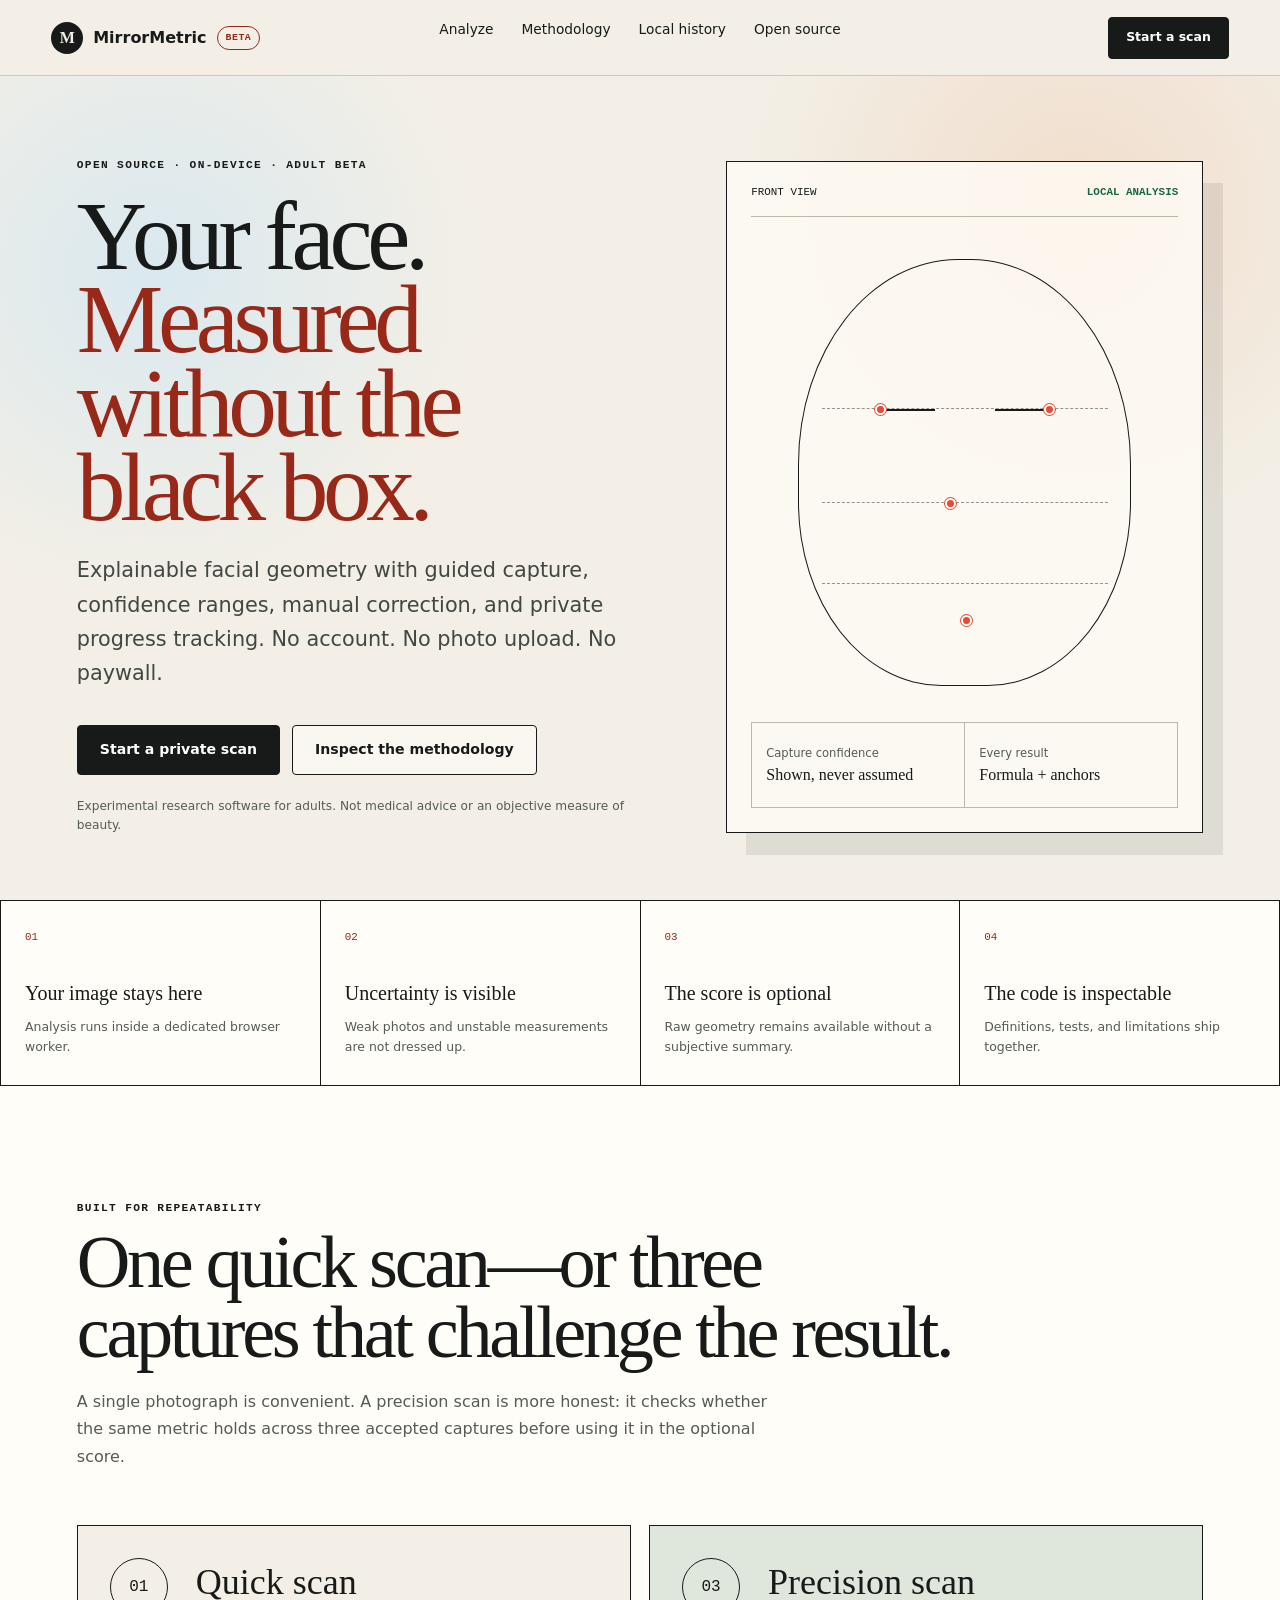
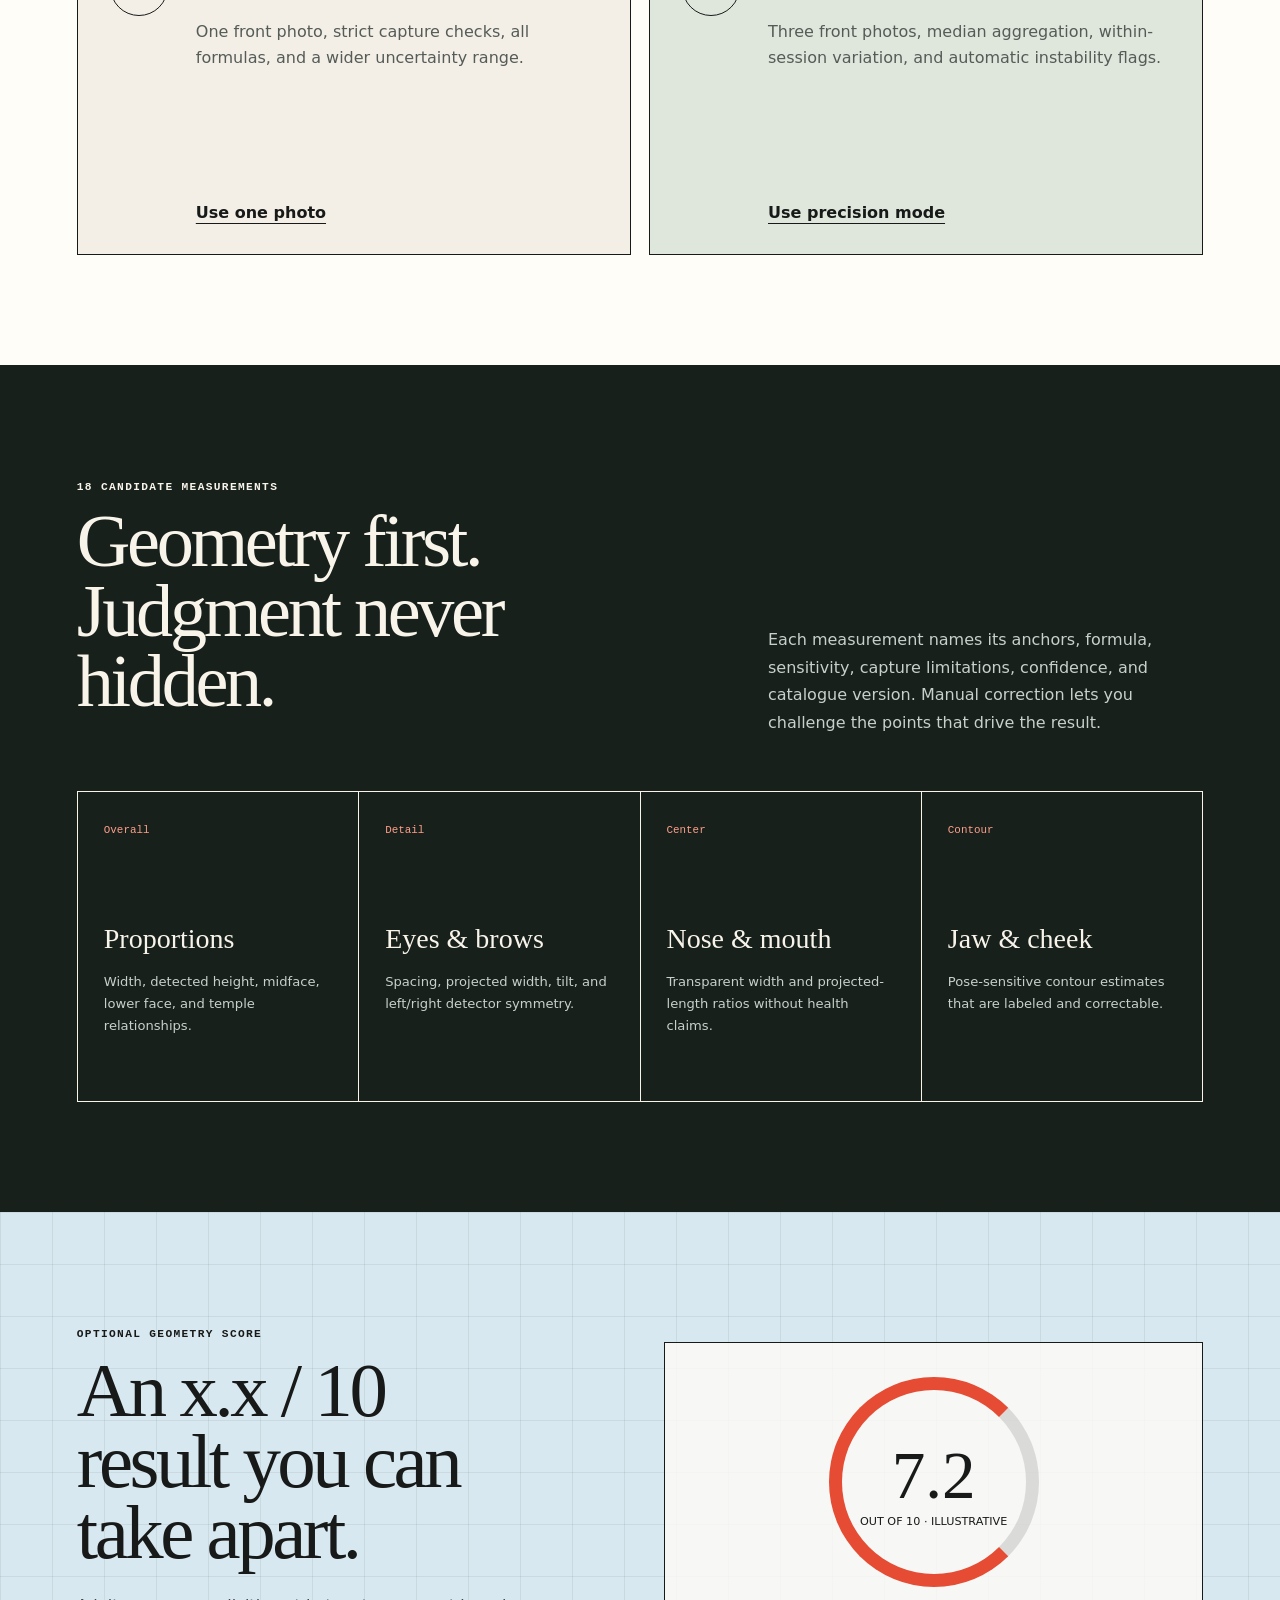
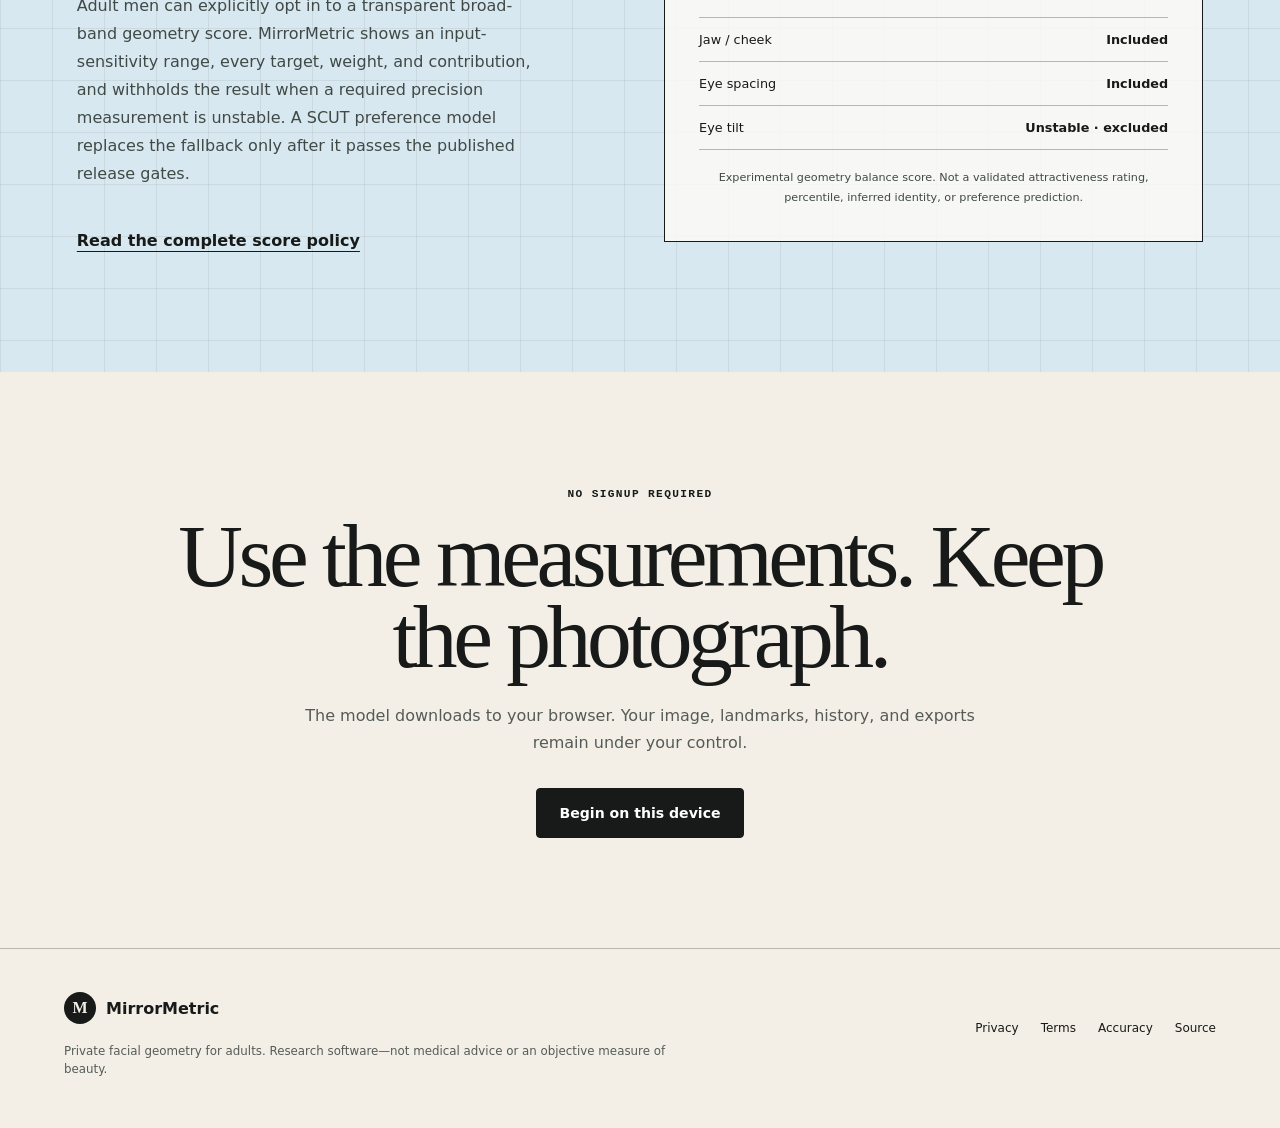
<file: index.html>
<!doctype html>
<html lang="en">
  <head>
    <meta charset="UTF-8" />
    <meta http-equiv="Content-Security-Policy" content="default-src 'self'; script-src 'self' 'wasm-unsafe-eval'; style-src 'self'; img-src 'self' blob: data:; media-src 'self' blob:; font-src 'self'; connect-src 'self'; worker-src 'self' blob:; object-src 'none'; base-uri 'none'; form-action 'self'; upgrade-insecure-requests" />
    <meta name="viewport" content="width=device-width, initial-scale=1.0" />
    <meta name="robots" content="index,follow,max-image-preview:large" />
    <meta
      name="description"
      content="Private, transparent adult facial measurements with visible formulas, uncertainty, and no photo uploads."
    />
    <link rel="canonical" href="https://rishixgamer.github.io/" />
    <link rel="manifest" href="/manifest.webmanifest" />
    <meta name="theme-color" content="#f4f0e8" />
    <meta property="og:type" content="website" />
    <meta property="og:site_name" content="MirrorMetric" />
    <meta property="og:title" content="MirrorMetric — measurement without the black box" />
    <meta
      property="og:description"
      content="Experimental adult facial measurements that run on-device, show their formulas, and put raw geometry before subjective scores."
    />
    <meta property="og:url" content="https://rishixgamer.github.io/" />
    <meta property="og:image" content="https://rishixgamer.github.io/og.png" />
    <meta property="og:image:width" content="1200" />
    <meta property="og:image:height" content="630" />
    <meta property="og:image:alt" content="MirrorMetric evidence-first facial measurement beta" />
    <meta name="twitter:card" content="summary_large_image" />
    <meta name="twitter:title" content="MirrorMetric — measurement without the black box" />
    <meta
      name="twitter:description"
      content="Private, transparent adult facial measurements in your browser."
    />
    <meta name="twitter:image" content="https://rishixgamer.github.io/og.png" />
    <script type="application/ld+json">
      {
        "@context": "https://schema.org",
        "@type": "SoftwareApplication",
        "name": "MirrorMetric",
        "applicationCategory": "LifestyleApplication",
        "operatingSystem": "Any modern web browser",
        "isAccessibleForFree": true,
        "softwareVersion": "1.0.0-beta.1",
        "license": "https://opensource.org/license/mit",
        "codeRepository": "https://github.com/rishixgamer/mirrormetric",
        "description": "Experimental adult facial measurements with visible formulas, uncertainty, correction, and on-device processing.",
        "offers": {
          "@type": "Offer",
          "price": "0",
          "priceCurrency": "USD"
        }
      }
    </script>
    <title>MirrorMetric — private, transparent facial measurements</title>
    <script type="module" crossorigin src="/assets/index-BtpjKzXd.js"></script>
    <link rel="stylesheet" crossorigin href="/assets/index-Y2Lw1l8g.css">
  </head>
  <body>
    <div id="root"></div>
  </body>
</html>
</file>
<file: assets/index-Y2Lw1l8g.css>
:root{color:#171a18;font-synthesis:none;text-rendering:optimizelegibility;--ink:#171a18;--muted:#555b57;--paper:#f3efe6;--panel:#fffdf7;--line:#bcb7ab;--accent:#e64b34;--accent-dark:#982817;--green:#176747;--blue:#d8e8f0;--sage:#dfe7dc;--yellow:#f1cf66;--danger:#8e2114;--focus:#005fcc;background:#f3efe6;font-family:Avenir Next,Segoe UI,system-ui,sans-serif}*{box-sizing:border-box}html{scroll-behavior:smooth}body{background:var(--paper);min-width:320px;min-height:100vh;margin:0}body,button,input,select{font:inherit}button,select,input{color:inherit}button,summary,select,input[type=checkbox]{cursor:pointer}img{max-width:100%}a{color:inherit}:focus-visible{outline:3px solid var(--focus);outline-offset:3px}main:focus{outline:0}.sr-only{clip:rect(0, 0, 0, 0);white-space:nowrap;border:0;width:1px;height:1px;margin:-1px;padding:0;position:absolute;overflow:hidden}.skip-link{z-index:1000;color:#fff;background:var(--ink);padding:12px 16px;position:fixed;top:10px;left:12px;transform:translateY(-160%)}.skip-link:focus{transform:translateY(0)}.site-header{z-index:50;-webkit-backdrop-filter:blur(18px);backdrop-filter:blur(18px);background:#f3efe6f0;border-bottom:1px solid #171a182e;grid-template-columns:1fr auto 1fr;align-items:center;min-height:76px;padding:0 4vw;display:grid;position:sticky;top:0}.brand{align-items:center;gap:10px;width:max-content;min-height:44px;font-weight:750;text-decoration:none;display:inline-flex}.brand-mark{width:32px;height:32px;color:var(--paper);background:var(--ink);border-radius:50%;place-items:center;font-family:Georgia,Times New Roman,serif;display:grid}.beta-badge,.status-pill{letter-spacing:.05em;text-transform:uppercase;border:1px solid;border-radius:999px;align-items:center;min-height:24px;padding:4px 8px;font-family:ui-monospace,SFMono-Regular,Consolas,monospace;font-size:.62rem;font-weight:600;line-height:1;display:inline-flex}.beta-badge{color:var(--accent-dark)}.desktop-nav{align-items:center;gap:28px;font-size:.86rem;display:flex}.desktop-nav a,.site-footer nav a{min-height:34px;text-decoration:none}.desktop-nav a:hover,.site-footer nav a:hover{text-underline-offset:5px;text-decoration:underline}.site-header>.button{justify-self:end}.mobile-nav{display:none}.button{border:1px solid var(--ink);text-align:center;background:0 0;border-radius:4px;justify-content:center;align-items:center;min-width:44px;min-height:50px;padding:0 22px;font-size:.88rem;font-weight:750;line-height:1.15;text-decoration:none;display:inline-flex}.button:hover:not(:disabled){transform:translateY(-1px)}.button:disabled,.button-disabled{cursor:not-allowed;opacity:.42}.button-small{min-height:42px;padding:0 17px;font-size:.78rem}.button-large{min-height:58px;padding:0 28px}.button-primary{color:#fff;border-color:var(--ink);background:var(--ink)}.button-primary:hover:not(:disabled),.button-dark:hover:not(:disabled){border-color:var(--accent-dark);background:var(--accent-dark)}.button-dark{color:#fff;background:var(--ink)}.button-outline,.button-quiet{background:#fffdf78f}.button-danger{color:#fff;border-color:var(--danger);background:var(--danger)}.button-row{flex-wrap:wrap;gap:12px;display:flex}.text-button{text-underline-offset:4px;background:0 0;border:0;min-width:44px;min-height:36px;padding:4px;text-decoration:underline}.danger-text{color:var(--danger)}.eyebrow,.step-kicker{letter-spacing:.12em;text-transform:uppercase;font-family:ui-monospace,SFMono-Regular,Consolas,monospace;font-size:.7rem;font-weight:700}.home-hero{background:radial-gradient(circle at 12% 24%, #d8e8f0f2, transparent 25%), radial-gradient(circle at 84% 16%, #efc8ac73, transparent 26%), var(--paper);grid-template-columns:1.08fr .92fr;align-items:center;gap:7vw;min-height:calc(100vh - 76px);padding:8vh 6vw 6vh;display:grid}.hero-copy-block{max-width:860px}.hero-copy-block h1,.page-hero h1,.results-hero h1,.legal-page h1,.empty-page h1{letter-spacing:-.055em;margin:24px 0;font-family:Georgia,Times New Roman,serif;font-size:clamp(4.3rem,7.6vw,8.1rem);font-weight:500;line-height:.86}.hero-copy-block h1 span{color:var(--accent-dark);display:block}.hero-lede,.page-hero>p,.results-hero>div>p,.legal-lede{color:#414743;max-width:710px;font-size:clamp(1.05rem,1.7vw,1.3rem);line-height:1.65}.hero-copy-block .button-row{margin-top:34px}.microcopy{max-width:620px;color:var(--muted);margin:22px 0 0;font-size:.76rem;line-height:1.6}.hero-instrument{border:1px solid var(--ink);background:#fffdf7c7;min-width:0;padding:24px;box-shadow:20px 22px #171a1817}.instrument-topline{border-bottom:1px solid var(--line);text-transform:uppercase;justify-content:space-between;padding-bottom:18px;font-family:ui-monospace,SFMono-Regular,Consolas,monospace;font-size:.68rem;display:flex}.instrument-topline strong{color:var(--green)}.face-plot{aspect-ratio:.78;width:min(360px,78%);margin:42px auto 36px;position:relative}.face-outline{border:1.5px solid var(--ink);border-radius:48% 48% 43% 43%;position:absolute;inset:0}.face-outline:before,.face-outline:after{border-top:2px solid var(--ink);content:"";width:17%;position:absolute;top:35%}.face-outline:before{left:24%}.face-outline:after{right:24%}.plot-line{border-top:1px dashed #171a1875;position:absolute;left:7%;right:7%}.line-eyes{top:35%}.line-mid{top:57%}.line-jaw{top:76%}.plot-dot{background:var(--accent);width:11px;height:11px;box-shadow:0 0 0 1px var(--accent);border:2px solid #fff;border-radius:50%;position:absolute}.dot-one{top:34%;left:23%}.dot-two{top:34%;right:23%}.dot-three{top:56%;left:44%}.dot-four{bottom:14%;left:49%}.instrument-metrics{border-top:1px solid var(--line);border-left:1px solid var(--line);grid-template-columns:1fr 1fr;display:grid}.instrument-metrics div{border-right:1px solid var(--line);border-bottom:1px solid var(--line);flex-direction:column;justify-content:center;gap:6px;min-height:85px;padding:14px;display:flex}.instrument-metrics span{color:var(--muted);font-size:.72rem}.instrument-metrics strong{font-family:Georgia,Times New Roman,serif;font-size:1rem;font-weight:500}.trust-ribbon{border-top:1px solid var(--ink);border-left:1px solid var(--ink);background:var(--panel);grid-template-columns:repeat(4,1fr);display:grid}.trust-ribbon article{border-right:1px solid var(--ink);border-bottom:1px solid var(--ink);min-height:185px;padding:24px}.trust-ribbon article>span,.pillar-grid article>span,.method-grid article>span,.open-grid article>span{color:var(--accent-dark);font-family:ui-monospace,SFMono-Regular,Consolas,monospace;font-size:.68rem}.trust-ribbon strong{margin-top:38px;font-family:Georgia,Times New Roman,serif;font-size:1.25rem;font-weight:500;display:block}.trust-ribbon p{color:var(--muted);margin-bottom:0;font-size:.78rem;line-height:1.55}.section{padding:110px 6vw}.section-paper{background:var(--panel)}.section-dark,.page-hero-dark{color:#f8f4ea;background:#18201c}.section-blue,.page-hero-blue{background:linear-gradient(#171a1812 1px, transparent 1px), linear-gradient(90deg, #171a1812 1px, transparent 1px), var(--blue);background-size:52px 52px}.section-intro{max-width:1080px;margin-bottom:55px}.section-intro h2,.correction-strip h2,.editor-heading h2,.history-unlock h2,.local-save-section h2{letter-spacing:-.045em;max-width:900px;margin:13px 0 20px;font-family:Georgia,Times New Roman,serif;font-size:clamp(3rem,5.8vw,6.2rem);font-weight:500;line-height:.94}.section-intro>p,.split-intro>p,.correction-strip p,.history-unlock>div>p,.local-save-section>div>p{max-width:720px;color:var(--muted);margin:0;line-height:1.72}.section-dark .section-intro>p,.section-dark .split-intro>p{color:#c7d0ca}.split-intro{grid-template-columns:1.15fr .85fr;align-items:end;gap:8vw;max-width:none;display:grid}.mode-showcase{grid-template-columns:1fr 1fr;gap:18px;display:grid}.mode-card{border:1px solid var(--ink);background:var(--paper);grid-template-columns:auto 1fr;gap:28px;min-height:330px;padding:32px;display:grid}.mode-card-featured{background:var(--sage)}.mode-number{border:1px solid var(--ink);border-radius:50%;place-items:center;width:58px;height:58px;font-family:ui-monospace,monospace;display:grid}.mode-card h3{margin:3px 0 16px;font-family:Georgia,Times New Roman,serif;font-size:2.25rem;font-weight:500}.mode-card p{max-width:460px;color:var(--muted);line-height:1.65}.mode-card a{text-underline-offset:5px;grid-column:2;align-self:end;font-weight:750}.pillar-grid,.profile-grid,.method-grid,.open-grid{border-top:1px solid;border-left:1px solid;grid-template-columns:repeat(4,1fr);display:grid}.pillar-grid article,.method-grid article,.open-grid article{border-bottom:1px solid;border-right:1px solid;min-height:310px;padding:26px}.pillar-grid article>span{color:#ff9e88}.pillar-grid h3,.method-grid h2,.open-grid h2{margin:86px 0 16px;font-family:Georgia,Times New Roman,serif;font-size:1.75rem;font-weight:500}.pillar-grid p,.method-grid p,.open-grid p{color:#c7d0ca;font-size:.82rem;line-height:1.65}.method-grid,.open-grid{background:var(--panel)}.method-grid p,.open-grid p{color:var(--muted)}.score-story{grid-template-columns:.92fr 1.08fr;align-items:center;gap:10vw;display:grid}.score-story h2{letter-spacing:-.045em;margin:15px 0 24px;font-family:Georgia,Times New Roman,serif;font-size:clamp(3.3rem,6vw,6.4rem);font-weight:500;line-height:.92}.score-story>div>p{color:#404946;line-height:1.75}.text-link{text-underline-offset:5px;align-items:center;min-height:44px;margin-top:14px;font-weight:750;display:inline-flex}.score-specimen{border:1px solid var(--ink);background:#fffdf7cc;padding:34px}.score-ring{border:13px solid var(--accent);border-right-color:#171a1821;border-radius:50%;flex-direction:column;justify-content:center;align-items:center;width:210px;height:210px;margin:0 auto 30px;display:flex}.score-ring strong{font-family:Georgia,Times New Roman,serif;font-size:4.2rem;font-weight:500}.score-ring span{text-transform:uppercase;font-size:.7rem}.score-specimen ul{border-top:1px solid var(--line);margin:0;padding:0;list-style:none}.score-specimen li{border-bottom:1px solid var(--line);justify-content:space-between;gap:16px;padding:14px 0;font-size:.8rem;display:flex}.score-specimen li strong{text-align:right}.score-specimen>p{color:var(--muted);text-align:center;margin:18px 0 0;font-size:.7rem}.final-cta{text-align:center}.final-cta h2{letter-spacing:-.05em;max-width:970px;margin:15px auto 24px;font-family:Georgia,Times New Roman,serif;font-size:clamp(3.6rem,7vw,7.4rem);font-weight:500;line-height:.9}.final-cta p{max-width:680px;color:var(--muted);margin:0 auto 32px;line-height:1.7}.page-hero{min-height:600px;padding:120px 7vw 90px}.page-hero h1{max-width:1120px;font-size:clamp(4rem,8vw,8.4rem)}.page-hero-dark>p{color:#d1d7d3}.page-hero-blue .button{margin-top:24px}.catalogue-group{margin-top:55px}.catalogue-group>h3{margin:0 0 14px;font-family:Georgia,Times New Roman,serif;font-size:2rem;font-weight:500}.catalogue-table{border-top:1px solid var(--line)}.catalogue-table article{border-bottom:1px solid var(--line);grid-template-columns:1.05fr 1.5fr 1fr .65fr;align-items:start;gap:24px;padding:18px 0;font-size:.78rem;display:grid}.catalogue-table article>div{flex-direction:column;gap:6px;display:flex}.catalogue-table code{color:var(--muted);font-size:.65rem}.catalogue-table p{color:var(--muted);margin:0;line-height:1.55}.catalogue-table article>span{line-height:1.5}.profile-grid{color:var(--ink);background:#fffdf7b8;grid-template-columns:repeat(4,1fr)}.profile-grid article{border-right:1px solid var(--ink);border-bottom:1px solid var(--ink);flex-direction:column;min-height:300px;padding:26px;display:flex}.profile-grid h3{margin:0;font-family:Georgia,Times New Roman,serif;font-size:2rem;font-weight:500}.profile-grid p{color:var(--muted);font-size:.82rem;line-height:1.6}.profile-grid strong{margin-top:auto}.profile-grid small{color:var(--muted);margin-top:14px;line-height:1.5}.benchmark-section{background:var(--sage)}.benchmark-banner{border:1px solid var(--ink);background:#fffdf7a8;grid-template-columns:.35fr 1fr;gap:5vw;padding:28px;display:grid}.benchmark-banner p{margin:0;line-height:1.7}.analyze-hero{background:radial-gradient(circle at 80% 20%, #d8e8f0e6, transparent 24%), var(--paper);min-height:520px}.analysis-workspace{grid-template-columns:.7fr 1.3fr;gap:20px;padding:0 6vw 110px;display:grid}.scan-setup,.capture-setup,.consent-setup{border:1px solid var(--ink);background:var(--panel);padding:34px}.scan-setup{align-self:start}.capture-setup{min-width:0}.consent-setup{grid-column:1/-1}.scan-setup h2,.capture-setup h2,.consent-setup h2{margin:12px 0 26px;font-family:Georgia,Times New Roman,serif;font-size:clamp(2.1rem,3.5vw,3.8rem);font-weight:500;line-height:.98}.step-kicker{color:var(--accent-dark)}.segmented-control{border:1px solid var(--ink);grid-template-columns:1fr 1fr;display:grid}.segmented-control button{text-align:left;background:0 0;border:0;flex-direction:column;justify-content:center;min-height:92px;padding:18px;display:flex}.segmented-control button+button{border-left:1px solid var(--ink)}.segmented-control button[aria-pressed=true]{color:#fff;background:var(--ink)}.segmented-control span{margin-top:5px;font-size:.72rem}.mode-explainer{background:var(--sage);margin-top:18px;padding:18px}.mode-explainer p{color:var(--muted);margin-bottom:0;font-size:.78rem;line-height:1.6}.capture-heading,.camera-heading,.editor-heading,.history-toolbar,.report-title{justify-content:space-between;align-items:flex-start;gap:20px;display:flex}.capture-heading h2{margin-top:12px}.drop-zone{text-align:center;background-color:#eef2ed;background-image:linear-gradient(#171a180e 1px,#0000 1px),linear-gradient(90deg,#171a180e 1px,#0000 1px),none;background-position:0 0,0 0,0 0;background-repeat:repeat,repeat,repeat;background-size:38px 38px;background-attachment:scroll,scroll,scroll;background-origin:padding-box,padding-box,padding-box;background-clip:border-box,border-box,border-box;border:2px dashed #68706b;flex-direction:column;justify-content:center;align-items:center;min-height:330px;padding:32px;display:flex}.drop-zone>strong{font-family:Georgia,Times New Roman,serif;font-size:2rem;font-weight:500}.drop-zone>span{color:var(--muted);margin:9px 0 24px;font-size:.78rem}.visually-hidden-input{opacity:0;pointer-events:none;width:1px;height:1px;position:absolute}.drop-zone:has(.visually-hidden-input:focus-visible) .button{outline:3px solid var(--focus);outline-offset:3px}.file-preview-grid{grid-template-columns:repeat(3,1fr);gap:12px;margin-top:16px;display:grid}.file-preview{border:1px solid var(--line);background:var(--paper);min-width:0;padding:10px}.file-preview img{object-fit:cover;background:#d7d8d2;width:100%;height:150px;display:block}.file-preview>div{flex-direction:column;min-width:0;margin:10px 0;display:flex}.file-preview span{color:var(--muted);text-overflow:ellipsis;white-space:nowrap;font-size:.65rem;overflow:hidden}.file-preview button{min-width:44px;min-height:36px;color:var(--danger);background:0 0;border:0;padding:0;text-decoration:underline}.consent-list{border-bottom:0;border-left:0;border-right:0;border-top:1px solid var(--line);margin:0;padding:0}.consent-list label,.score-opt-in>label{border-bottom:1px solid var(--line);grid-template-columns:30px 1fr;align-items:start;gap:14px;min-height:92px;padding:18px 0;display:grid}input[type=checkbox]{width:24px;height:24px;accent-color:var(--ink);margin:1px 0 0}.consent-list label>span,.score-opt-in label>span{color:var(--muted);flex-direction:column;gap:5px;font-size:.82rem;line-height:1.5;display:flex}.consent-list label strong,.score-opt-in label strong{color:var(--ink);font-size:.95rem}.score-opt-in{border:1px solid var(--ink);background:var(--blue);margin:26px 0;padding:0 20px}.score-opt-in legend{padding:0 8px;font-weight:750}.score-opt-in>p{color:var(--muted);font-size:.78rem;line-height:1.55}.goal-select{justify-content:space-between;border-bottom:0!important;flex-direction:row!important;align-items:center!important;gap:20px!important;min-height:0!important;padding:0 0 18px!important;display:flex!important}select,input[type=password]{border:1px solid var(--ink);background:var(--panel);border-radius:2px;min-height:48px;padding:0 12px}.analyze-action{justify-content:space-between;align-items:center;gap:30px;display:flex}.analyze-action p{max-width:620px;color:var(--muted);margin:5px 0 0;font-size:.78rem}.visible-status{border-left:4px solid var(--green);background:#e3f0e9;margin:18px 0 0;padding:12px 14px}.alert{border-left:4px solid var(--ink);margin-top:16px;padding:15px 17px;line-height:1.5}.alert-error{color:#66180e;border-color:var(--danger);background:#f8e2dd}.camera-card{border:1px solid var(--ink);background:var(--sage);margin:0 0 18px;padding:24px}.camera-heading h3{margin:8px 0 16px;font-family:Georgia,Times New Roman,serif;font-size:2rem;font-weight:500}.icon-button{border:1px solid var(--ink);background:var(--panel);min-height:44px;padding:0 12px}.camera-frame{aspect-ratio:4/3;background:#151715;max-width:620px;margin:0 auto;position:relative;overflow:hidden}.camera-frame video{object-fit:cover;width:100%;height:100%;transform:scaleX(-1)}.camera-guide{border:2px solid #ffffffe0;border-radius:48% 48% 43% 43%;position:absolute;inset:7% 26%;box-shadow:0 0 0 999px #0000003d}.camera-feedback{border:1px solid var(--line);background:var(--panel);max-width:620px;margin:14px auto 0;padding:14px}.camera-feedback p{color:var(--muted);margin:4px 0 10px;font-size:.74rem}.camera-feedback ul{grid-template-columns:repeat(2,minmax(0,1fr));gap:6px 14px;margin:0;padding:0;font-size:.68rem;list-style:none;display:grid}.camera-feedback li{gap:7px;display:flex}.camera-feedback li span{min-width:30px;color:var(--success);text-transform:uppercase;font-weight:800}.camera-feedback li[data-severity=error] span{color:var(--danger)}.camera-actions{justify-content:space-between;align-items:center;gap:24px;margin-top:18px;display:flex}.camera-actions p{max-width:620px;color:var(--muted);margin:0;font-size:.75rem;line-height:1.55}.capture-report{background:var(--sage)}.report-grid{grid-template-columns:repeat(3,1fr);gap:18px;display:grid}.report-grid>article{border:1px solid var(--ink);background:var(--panel);padding:24px}.report-title h3{margin:0;font-family:Georgia,Times New Roman,serif;font-size:1.7rem;font-weight:500}.status-pass{color:var(--green)}.status-fail{color:var(--danger)}.report-grid ul{margin:18px 0 0;padding:0;list-style:none}.report-grid li{border-top:1px solid var(--line);flex-direction:column;gap:4px;padding:12px 0;font-size:.72rem;line-height:1.45;display:flex}.report-grid li[data-severity=error] strong{color:var(--danger)}.report-grid li[data-severity=pass] strong{color:var(--green)}.report-replace{width:100%;margin-top:18px}.capture-report:focus{outline:3px solid var(--accent-dark);outline-offset:-3px}.results-hero{background:var(--sage);grid-template-columns:1.15fr .85fr;align-items:end;gap:8vw;min-height:530px;padding:100px 7vw 80px;display:grid}.results-hero h1{font-size:clamp(4rem,7vw,7.6rem)}.result-summary{border-top:1px solid var(--ink)}.result-summary>div{border-bottom:1px solid var(--ink);justify-content:space-between;align-items:center;min-height:84px;padding:16px 0;display:flex}.result-summary span{font-size:.75rem}.result-summary strong{font-family:Georgia,Times New Roman,serif;font-size:2rem;font-weight:500}.result-actions{border-bottom:1px solid var(--line);background:var(--panel);justify-content:flex-end;gap:10px;padding:18px 6vw;display:flex}.correction-strip,.local-save-section,.history-unlock{background:var(--blue);grid-template-columns:1.15fr .85fr;align-items:center;gap:8vw;padding:72px 6vw;display:grid}.correction-strip h2,.local-save-section h2,.history-unlock h2{font-size:clamp(2.7rem,5vw,5rem)}.capture-button-list{flex-direction:column;gap:10px;display:flex}.editor-section{background:var(--blue);padding:30px 4vw 80px}.editor-card{border:1px solid var(--ink);background:var(--panel);padding:32px;box-shadow:18px 18px #171a181a}.editor-heading h2{max-width:800px;font-size:clamp(2.4rem,4vw,4.2rem)}.lede-small{max-width:750px;color:var(--muted);line-height:1.65}.editor-layout{grid-template-columns:1.25fr .75fr;gap:28px;margin-top:28px;display:grid}.image-stage{background:#d6d9d3;place-items:center;min-width:0;min-height:560px;padding:18px;display:grid}.image-canvas-wrap{max-width:100%;display:inline-grid;position:relative}.image-canvas-wrap img{width:auto;max-width:100%;max-height:640px;display:block}.image-canvas-wrap canvas{touch-action:none;width:100%;height:100%;position:absolute;inset:0}.editor-controls{flex-direction:column;display:flex}.editor-controls>label,.goal-control-box>label,.local-save-section form>label,.history-unlock form>label{margin-bottom:8px;font-size:.74rem;font-weight:750}.control-status{color:var(--muted);font-size:.75rem}.nudge-grid{grid-template-columns:repeat(3,1fr);gap:7px;width:210px;margin:18px auto;display:grid}.nudge-grid button{border:1px solid var(--ink);background:var(--paper);min-width:54px;min-height:54px;font-size:.7rem}.nudge-grid button:first-child{grid-column:2}.nudge-grid button:nth-child(2){grid-column:1}.nudge-grid button:nth-child(4){grid-column:2}.editor-secondary-actions{gap:8px;margin:14px 0;display:flex}.editor-secondary-actions button{border:1px solid var(--ink);background:var(--panel);min-height:44px}.measurements-section{background:var(--panel)}.measurement-category{margin-top:48px}.measurement-category>h3{margin-bottom:14px;font-family:Georgia,Times New Roman,serif;font-size:2rem;font-weight:500}.measurement-grid{border-top:1px solid var(--line);border-left:1px solid var(--line);grid-template-columns:repeat(3,1fr);display:grid}.measurement-card{border-right:1px solid var(--line);border-bottom:1px solid var(--line);min-width:0;min-height:340px;padding:22px}.measurement-card.stability-unstable{background:repeating-linear-gradient(-45deg,#8e21140d,#8e21140d 8px,#0000 8px 16px),#fff9f6}.measurement-topline,.measurement-confidence{justify-content:space-between;gap:12px;display:flex}.measurement-topline>span:first-child{font-size:.78rem;font-weight:750}.measurement-value{letter-spacing:-.035em;margin:30px 0 18px;font-family:Georgia,Times New Roman,serif;font-size:3.5rem;font-weight:500;display:block}.measurement-confidence{color:var(--muted);font-size:.68rem}.variation-note{color:var(--danger);font-size:.68rem}.measurement-card details{border-top:1px solid var(--line);margin-top:24px}.measurement-card summary{min-height:46px;padding-top:14px;font-size:.72rem;font-weight:750}.measurement-card details p,.measurement-card details dd{color:var(--muted);font-size:.72rem;line-height:1.55}.measurement-card code{background:var(--paper);white-space:normal;padding:8px;font-size:.65rem;display:block}.measurement-card dl{margin:14px 0 0}.measurement-card dl>div{grid-template-columns:.35fr 1fr;gap:8px;padding:6px 0;display:grid}.measurement-card dt{font-size:.67rem;font-weight:750}.measurement-card dd{margin:0}.score-section{background:var(--blue)}.score-control,.score-results{grid-template-columns:1fr 1fr;align-items:center;gap:7vw;display:grid}.score-control h2{margin:12px 0 18px;font-family:Georgia,Times New Roman,serif;font-size:clamp(3.4rem,6vw,6rem);font-weight:500;line-height:.92}.score-control p{max-width:680px;color:var(--muted);line-height:1.7}.goal-control-box{border:1px solid var(--ink);background:#fffdf7bd;flex-direction:column;padding:28px;display:flex}.goal-control-box select{margin-bottom:12px}.score-results{align-items:start;margin-top:55px}.score-total{border:1px solid var(--ink);background:var(--panel);flex-direction:column;justify-content:center;min-height:420px;padding:36px;display:flex;position:sticky;top:100px}.score-total>span{text-transform:uppercase;font-size:.76rem;font-weight:750}.score-total>strong{font-family:Georgia,Times New Roman,serif;font-size:9rem;font-weight:500;line-height:.85}.score-total>strong small{white-space:nowrap;font-family:Avenir Next,Segoe UI,system-ui,sans-serif;font-size:1.2rem}.benchmark-withheld{margin-top:40px}.withheld-breakdown{margin-top:36px}.benchmark-withheld ul{line-height:1.6}.alert-warning{background:#fff6d8;border-color:#7b5a00}.score-total p,.score-total small{color:var(--muted);line-height:1.55}.score-breakdown{border-top:1px solid var(--ink)}.score-breakdown article{border-bottom:1px solid var(--ink);grid-template-columns:1fr auto;gap:7px 20px;padding:18px 0;display:grid}.score-breakdown article>div{flex-direction:column;gap:4px;display:flex}.score-breakdown article span,.score-breakdown article p{font-size:.72rem}.score-breakdown article p{color:var(--muted);grid-column:1/-1;margin:0;line-height:1.5}.guidance-section{color:#f8f4ea;background:var(--ink)}.guidance-section .section-intro>p{color:#c7d0ca}.guidance-grid{border-top:1px solid #56605a;border-left:1px solid #56605a;grid-template-columns:repeat(3,1fr);display:grid}.guidance-grid article{border-bottom:1px solid #56605a;border-right:1px solid #56605a;flex-direction:column;min-height:370px;padding:24px;display:flex}.guidance-labels{flex-wrap:wrap;gap:7px;display:flex}.guidance-labels span{color:#d6ded9;text-transform:uppercase;border:1px solid #7a867f;border-radius:999px;padding:4px 7px;font-family:ui-monospace,monospace;font-size:.58rem}.guidance-grid h3{margin:54px 0 15px;font-family:Georgia,Times New Roman,serif;font-size:1.65rem;font-weight:500}.guidance-grid p,.guidance-grid details{color:#c7d0ca;font-size:.78rem;line-height:1.65}.guidance-grid details summary{color:#fff;min-height:42px;font-weight:700}.guidance-grid article>a,.source-label{color:#ffad9a;text-underline-offset:4px;align-items:end;min-height:44px;margin-top:auto;font-size:.72rem;line-height:1.45;display:inline-flex}.local-save-section{background:var(--sage)}.local-save-section form,.history-unlock form{border:1px solid var(--ink);background:var(--panel);flex-direction:column;padding:28px;display:flex}.local-save-section form>p,.history-unlock form>p{color:var(--muted);margin:7px 0 14px;font-size:.7rem}.local-save-section form [role=status],.history-unlock form [role=status]{min-height:24px;color:var(--green);margin-top:10px;font-size:.75rem}.history-records{background:var(--panel)}.history-toolbar h2{margin:10px 0 0;font-family:Georgia,Times New Roman,serif;font-size:clamp(3rem,5vw,5rem);font-weight:500}.history-grid{grid-template-columns:repeat(3,1fr);gap:16px;margin-top:45px;display:grid}.history-grid>article{border:1px solid var(--ink);background:var(--paper);flex-direction:column;min-height:330px;padding:24px;display:flex}.history-card-top{justify-content:space-between;gap:12px;font-size:.72rem;display:flex}.history-grid h3{margin:45px 0 20px;font-family:Georgia,Times New Roman,serif;font-size:1.8rem;font-weight:500}.history-grid dl{margin:0}.history-grid dl>div{border-top:1px solid var(--line);justify-content:space-between;padding:8px 0;font-size:.72rem;display:flex}.history-grid dd{margin:0;font-weight:700}.history-card-actions{justify-content:space-between;align-items:center;gap:12px;margin-top:auto;display:flex}.empty-records{border:1px dashed var(--line);text-align:center;margin-top:40px;padding:55px}.legal-page{max-width:950px;margin:0 auto;padding:110px 6vw 140px}.legal-page h1{font-size:clamp(4rem,8vw,7.7rem)}.legal-page h2{margin:55px 0 14px;font-family:Georgia,Times New Roman,serif;font-size:2rem;font-weight:500}.legal-page p{color:var(--muted);line-height:1.8}.empty-page{text-align:center;flex-direction:column;justify-content:center;align-items:center;min-height:70vh;padding:110px 6vw;display:flex}.empty-page h1{max-width:900px;font-size:clamp(3.5rem,7vw,7rem)}.site-footer{border-top:1px solid var(--line);background:var(--paper);justify-content:space-between;align-items:center;gap:40px;min-height:180px;padding:36px 5vw;display:flex}.site-footer>div>p{max-width:620px;color:var(--muted);font-size:.74rem;line-height:1.55}.site-footer nav{gap:22px;font-size:.75rem;display:flex}@media (width<=1080px){.site-header{grid-template-columns:1fr auto}.desktop-nav,.site-header>.button{display:none}.mobile-nav{justify-self:end;display:block;position:relative}.mobile-nav summary{border:1px solid var(--ink);place-items:center;min-width:70px;min-height:44px;list-style:none;display:grid}.mobile-nav summary::-webkit-details-marker{display:none}.mobile-nav nav{border:1px solid var(--ink);background:var(--panel);flex-direction:column;width:min(280px,86vw);padding:10px;display:flex;position:absolute;top:50px;right:0;box-shadow:8px 8px #171a181f}.mobile-nav nav a{align-items:center;min-height:48px;padding:0 10px;text-decoration:none;display:flex}.home-hero,.score-story,.results-hero,.score-control,.score-results,.correction-strip,.local-save-section,.history-unlock{grid-template-columns:1fr}.hero-instrument{width:min(680px,100%);margin:0 auto}.trust-ribbon,.pillar-grid,.profile-grid,.method-grid,.open-grid{grid-template-columns:repeat(2,1fr)}.analysis-workspace{grid-template-columns:1fr}.consent-setup{grid-column:auto}.report-grid,.measurement-grid,.guidance-grid,.history-grid{grid-template-columns:repeat(2,1fr)}.editor-layout{grid-template-columns:1fr}.score-total{position:static}}@media (width<=720px){.site-header{min-height:66px;padding:0 18px}.beta-badge{display:none}.home-hero{min-height:auto;padding:80px 20px 60px}.hero-copy-block h1,.page-hero h1,.results-hero h1,.legal-page h1,.empty-page h1{font-size:clamp(3.5rem,16vw,5.2rem)}.hero-copy-block h1{overflow-wrap:anywhere}.hero-copy-block .button-row,.result-actions,.history-toolbar,.capture-heading,.camera-heading,.editor-heading,.analyze-action,.camera-actions{flex-direction:column;align-items:stretch}.button-row .button,.result-actions .button{width:100%}.face-plot{width:82%}.instrument-metrics,.trust-ribbon,.mode-showcase,.pillar-grid,.profile-grid,.method-grid,.open-grid,.report-grid,.measurement-grid,.guidance-grid,.history-grid,.file-preview-grid{grid-template-columns:1fr}.trust-ribbon article{min-height:150px}.section,.analysis-workspace,.page-hero,.results-hero,.legal-page{padding-left:20px;padding-right:20px}.section{padding-top:80px;padding-bottom:80px}.split-intro,.benchmark-banner{grid-template-columns:1fr;gap:24px}.mode-card{grid-template-columns:auto 1fr;min-height:300px;padding:22px}.mode-card a{grid-column:1/-1}.catalogue-table article{grid-template-columns:1fr;gap:8px}.scan-setup,.capture-setup,.consent-setup,.editor-card{padding:22px}.segmented-control{grid-template-columns:1fr}.segmented-control button+button{border-top:1px solid var(--ink);border-left:0}.goal-select{flex-direction:column!important;align-items:stretch!important}.camera-guide{left:20%;right:20%}.result-actions{padding-left:20px;padding-right:20px}.correction-strip,.local-save-section,.history-unlock{padding:60px 20px}.editor-section{padding:20px 10px 60px}.image-stage{min-height:360px;padding:8px}.measurement-card{min-height:300px}.score-total>strong{font-size:7rem}.site-footer{flex-direction:column;align-items:flex-start;padding:38px 20px}.site-footer nav{flex-wrap:wrap}}@media (width<=380px){.brand{gap:7px;font-size:.9rem}.hero-copy-block h1,.page-hero h1,.results-hero h1,.legal-page h1,.empty-page h1{font-size:3.2rem}.instrument-metrics{grid-template-columns:1fr}.segmented-control button{min-height:80px}.nudge-grid{width:190px}}@media (prefers-reduced-motion:reduce){*,:before,:after{scroll-behavior:auto!important;transition-duration:.01ms!important;animation-duration:.01ms!important;animation-iteration-count:1!important}}@media (forced-colors:active){:focus-visible{outline:3px solid buttontext}}@media print{.site-header,.site-footer,.result-actions,.correction-strip,.editor-section,.goal-control-box,.local-save-section,.button,.guidance-section{display:none!important}body{color:#000;background:#fff}.results-hero,.section,.score-section{padding:24px 0;background:#fff!important}.measurement-grid{grid-template-columns:repeat(2,1fr)}.measurement-card,.score-total,.score-breakdown article{break-inside:avoid}}
</file>
